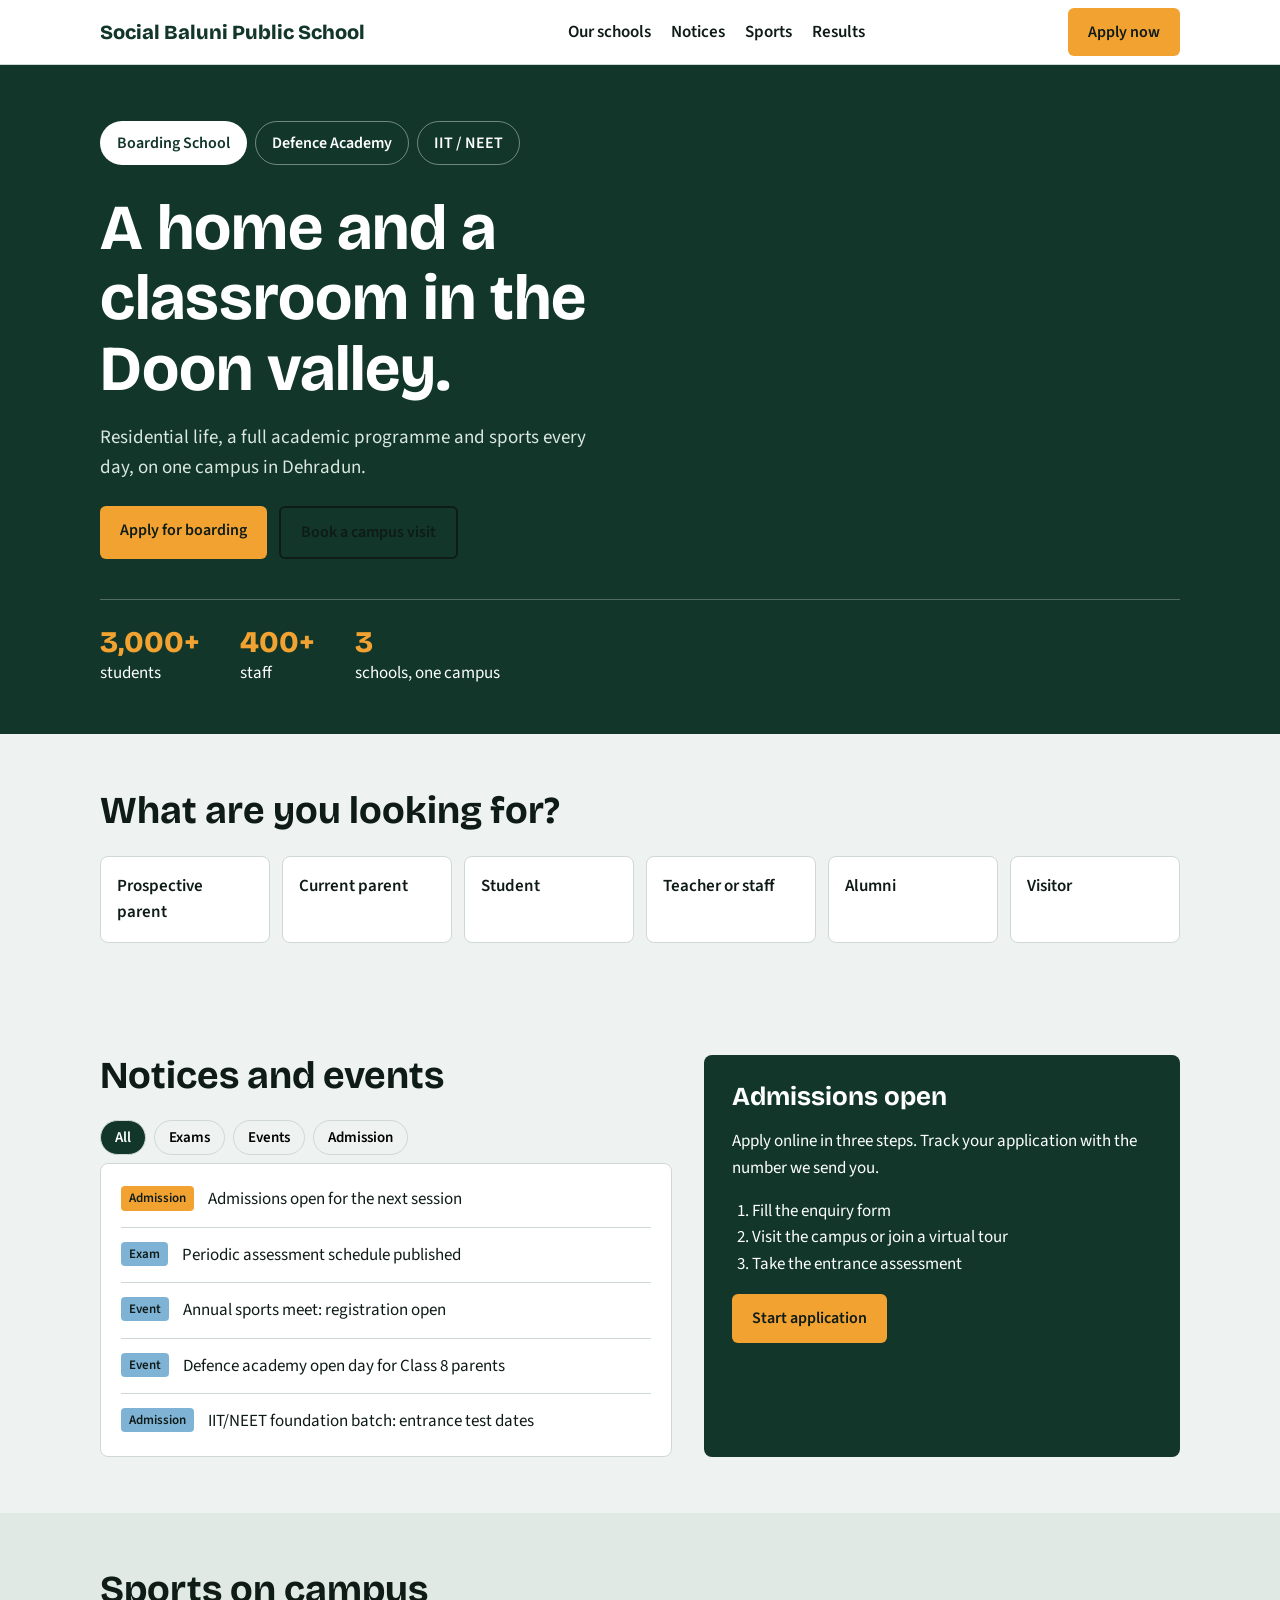
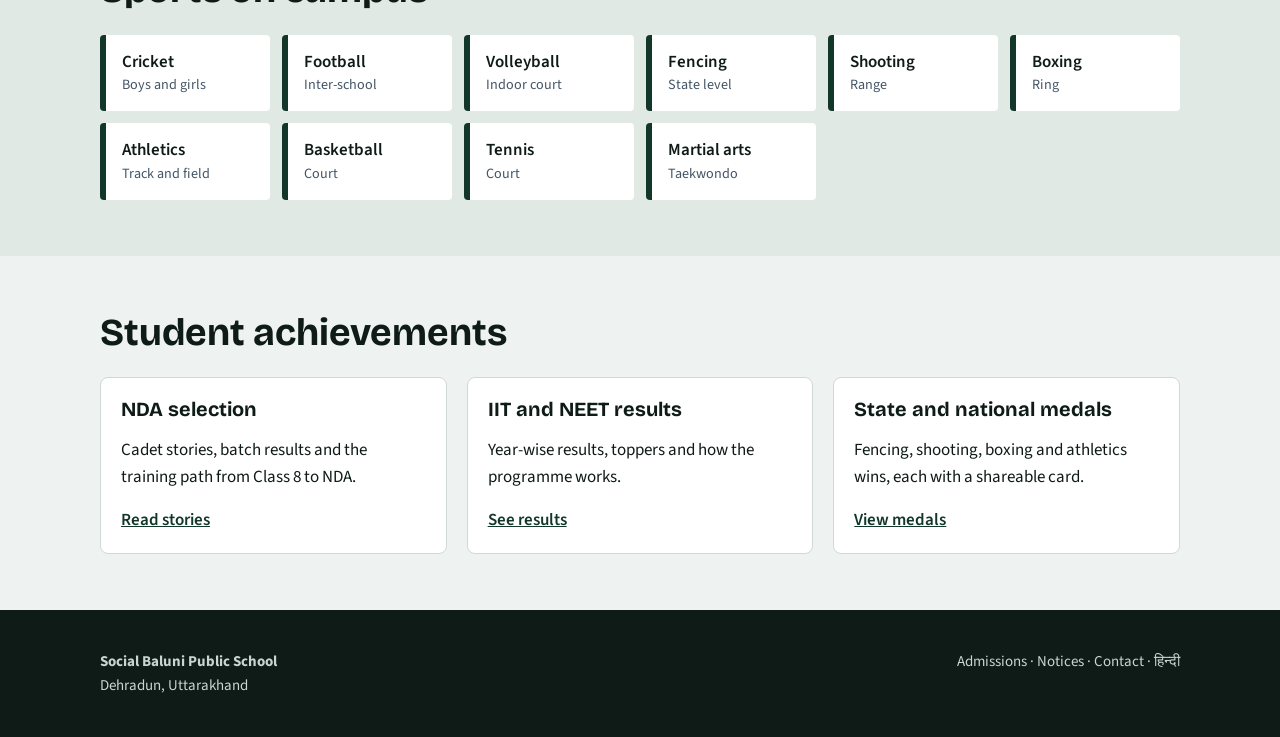
<file: index.html>
<!DOCTYPE html>
<html lang="en">
<head>
<meta charset="utf-8">
<meta name="viewport" content="width=device-width, initial-scale=1">
<title>Social Baluni Public School, Dehradun | Boarding, Defence Academy, IIT-NEET</title>
<meta name="description" content="Three schools on one campus: boarding school, defence academy (NDA) and IIT/NEET preparation. Admissions, notices, sports and results.">
<meta property="og:title" content="Social Baluni Public School, Dehradun">
<meta property="og:description" content="Boarding, NDA foundation and IIT/NEET preparation on one campus.">
<meta property="og:type" content="website">
<script type="application/ld+json">{"@context":"https://schema.org","@type":"School","name":"Social Baluni Public School","url":"https://www.sbpsdoon.com/","address":{"@type":"PostalAddress","addressLocality":"Dehradun","addressCountry":"IN"}}</script>
<link rel="preconnect" href="https://fonts.googleapis.com">
<link href="https://fonts.googleapis.com/css2?family=Bricolage+Grotesque:wght@500;700;800&family=Source+Sans+3:wght@400;600&display=swap" rel="stylesheet">
<style>
:root{--pine:#12372a;--ink:#0e1b17;--mist:#eef2f0;--saffron:#f2a230;--sky:#7fb3d5;--white:#fff;--line:#cfd9d4}
*{box-sizing:border-box}
html{scroll-behavior:smooth}
body{margin:0;font:400 17px/1.55 "Source Sans 3",system-ui,sans-serif;color:var(--ink);background:var(--mist)}
h1,h2,h3{font-family:"Bricolage Grotesque",system-ui,sans-serif;line-height:1.1;margin:0}
a{color:inherit}
:focus-visible{outline:3px solid var(--saffron);outline-offset:2px}
.wrap{max-width:1120px;margin:0 auto;padding:0 20px}
.skip{position:absolute;left:-999px}.skip:focus{left:8px;top:8px;background:#fff;padding:8px;z-index:9}
header{background:var(--white);border-bottom:1px solid var(--line);position:sticky;top:0;z-index:5}
.bar{display:flex;align-items:center;justify-content:space-between;gap:16px;min-height:64px}
.logo{font:800 20px "Bricolage Grotesque",sans-serif;text-decoration:none;color:var(--pine)}
nav ul{display:flex;gap:20px;list-style:none;margin:0;padding:0}
nav a{text-decoration:none;font-weight:600}
.btn{display:inline-block;background:var(--saffron);color:var(--ink);font-weight:600;padding:12px 20px;border-radius:6px;text-decoration:none;border:0;cursor:pointer;font-size:16px}
.btn.alt{background:transparent;border:2px solid currentColor}
.hero{background:var(--pine);color:var(--white);padding:56px 0 48px}
.tabs{display:flex;gap:8px;flex-wrap:wrap;margin-bottom:28px}
.tabs button{background:transparent;color:var(--white);border:1px solid #ffffff66;padding:10px 16px;border-radius:999px;font:600 16px "Source Sans 3",sans-serif;cursor:pointer}
.tabs button[aria-selected=true]{background:var(--white);color:var(--pine)}
.hero h1{font-size:clamp(34px,6vw,64px);max-width:16ch;margin-bottom:16px}
.hero p{max-width:56ch;font-size:19px;color:#dbe7e1}
.cta{display:flex;gap:12px;flex-wrap:wrap;margin-top:24px}
.stats{display:flex;gap:40px;flex-wrap:wrap;margin-top:40px;padding-top:24px;border-top:1px solid #ffffff44}
.stats b{display:block;font:800 30px "Bricolage Grotesque",sans-serif;color:var(--saffron)}
section{padding:56px 0}
h2{font-size:clamp(26px,4vw,38px);margin-bottom:24px}
.who{display:grid;grid-template-columns:repeat(auto-fit,minmax(150px,1fr));gap:12px}
.who a{background:var(--white);border:1px solid var(--line);padding:16px;border-radius:8px;text-decoration:none;font-weight:600}
.who a:hover{border-color:var(--pine)}
.two{display:grid;grid-template-columns:1.2fr 1fr;gap:32px}
.notices{background:var(--white);border:1px solid var(--line);border-radius:8px;padding:8px 20px}
.notices li{list-style:none;padding:14px 0;border-bottom:1px solid var(--line);display:flex;gap:14px}
.notices li:last-child{border:0}
.tag{font-size:13px;font-weight:600;background:var(--sky);padding:2px 8px;border-radius:4px;height:fit-content;white-space:nowrap}
.tag.urgent{background:var(--saffron)}
.notices ul{margin:0;padding:0}
.filters{display:flex;gap:8px;flex-wrap:wrap;margin-bottom:8px}
.filters button{background:none;border:1px solid var(--line);border-radius:999px;padding:6px 14px;cursor:pointer;font:600 15px "Source Sans 3"}
.filters button[aria-pressed=true]{background:var(--pine);color:#fff}
.admit{background:var(--pine);color:#fff;border-radius:8px;padding:28px}
.admit h3{font-size:26px;margin-bottom:8px}
.admit ol{padding-left:20px}
.sports{display:grid;grid-template-columns:repeat(auto-fill,minmax(150px,1fr));gap:12px}
.sports div{background:var(--white);border-left:6px solid var(--pine);padding:14px 16px;font-weight:600;border-radius:4px}
.sports small{display:block;font-weight:400;color:#456}
.wins{display:grid;grid-template-columns:repeat(auto-fit,minmax(240px,1fr));gap:20px}
.win{background:var(--white);border:1px solid var(--line);border-radius:8px;padding:20px}
.win h3{font-size:20px;margin-bottom:6px}
.win a{font-weight:600;color:var(--pine)}
footer{background:var(--ink);color:#c9d6d0;padding:40px 0;font-size:15px}
footer .wrap{display:flex;gap:32px;flex-wrap:wrap;justify-content:space-between}
@media(max-width:760px){nav{display:none}.two{grid-template-columns:1fr}}
@media(prefers-reduced-motion:reduce){html{scroll-behavior:auto}}
</style>
</head>
<body>
<a class="skip" href="#main">Skip to content</a>
<header><div class="wrap bar">
  <a class="logo" href="/">Social Baluni Public School</a>
  <nav aria-label="Main"><ul>
    <li><a href="#schools">Our schools</a></li><li><a href="#notices">Notices</a></li><li><a href="#sports">Sports</a></li><li><a href="#results">Results</a></li>
  </ul></nav>
  <a class="btn" href="#admission">Apply now</a>
</div></header>

<main id="main">
<div class="hero" id="schools"><div class="wrap">
  <div class="tabs" role="tablist" aria-label="Choose a school">
    <button role="tab" aria-selected="true" data-k="boarding">Boarding School</button>
    <button role="tab" aria-selected="false" data-k="defence">Defence Academy</button>
    <button role="tab" aria-selected="false" data-k="iit">IIT / NEET</button>
  </div>
  <div aria-live="polite">
    <h1 id="h">A home and a classroom in the Doon valley.</h1>
    <p id="p">Residential life, a full academic programme and sports every day, on one campus in Dehradun.</p>
  </div>
  <div class="cta"><a class="btn" id="c1" href="#admission">Apply for boarding</a><a class="btn alt" href="#notices">Book a campus visit</a></div>
  <div class="stats">
    <div><b data-n="3000">3,000+</b>students</div>
    <div><b data-n="400">400+</b>staff</div>
    <div><b>3</b>schools, one campus</div>
  </div>
</div></div>

<section><div class="wrap">
  <h2>What are you looking for?</h2>
  <div class="who">
    <a href="#admission">Prospective parent</a><a href="#notices">Current parent</a><a href="#notices">Student</a><a href="#notices">Teacher or staff</a><a href="#results">Alumni</a><a href="#admission">Visitor</a>
  </div>
</div></section>

<section id="notices"><div class="wrap two">
  <div>
    <h2>Notices and events</h2>
    <div class="filters" role="group" aria-label="Filter notices">
      <button aria-pressed="true" data-f="all">All</button><button aria-pressed="false" data-f="Exam">Exams</button><button aria-pressed="false" data-f="Event">Events</button><button aria-pressed="false" data-f="Admission">Admission</button>
    </div>
    <div class="notices"><ul id="list"></ul></div>
  </div>
  <div class="admit" id="admission">
    <h3>Admissions open</h3>
    <p>Apply online in three steps. Track your application with the number we send you.</p>
    <ol><li>Fill the enquiry form</li><li>Visit the campus or join a virtual tour</li><li>Take the entrance assessment</li></ol>
    <a class="btn" href="#">Start application</a>
  </div>
</div></section>

<section id="sports" style="background:#e1e9e5"><div class="wrap">
  <h2>Sports on campus</h2>
  <div class="sports" id="sp"></div>
</div></section>

<section id="results"><div class="wrap">
  <h2>Student achievements</h2>
  <div class="wins">
    <article class="win"><h3>NDA selection</h3><p>Cadet stories, batch results and the training path from Class 8 to NDA.</p><a href="#">Read stories</a></article>
    <article class="win"><h3>IIT and NEET results</h3><p>Year-wise results, toppers and how the programme works.</p><a href="#">See results</a></article>
    <article class="win"><h3>State and national medals</h3><p>Fencing, shooting, boxing and athletics wins, each with a shareable card.</p><a href="#">View medals</a></article>
  </div>
</div></section>
</main>

<footer><div class="wrap">
  <div><strong>Social Baluni Public School</strong><br>Dehradun, Uttarakhand</div>
  <div>Admissions &middot; Notices &middot; Contact &middot; हिन्दी</div>
</div></footer>

<script>
// In production this data comes from the CMS API (GET /api/v1/notices?limit=10).
const notices=[
 {t:"Admissions open for the next session",c:"Admission",u:true},
 {t:"Periodic assessment schedule published",c:"Exam"},
 {t:"Annual sports meet: registration open",c:"Event"},
 {t:"Defence academy open day for Class 8 parents",c:"Event"},
 {t:"IIT/NEET foundation batch: entrance test dates",c:"Admission"}
];
const sports=[["Cricket","Boys and girls"],["Football","Inter-school"],["Volleyball","Indoor court"],["Fencing","State level"],["Shooting","Range"],["Boxing","Ring"],["Athletics","Track and field"],["Basketball","Court"],["Tennis","Court"],["Martial arts","Taekwondo"]];
const copy={
 boarding:["A home and a classroom in the Doon valley.","Residential life, a full academic programme and sports every day, on one campus in Dehradun.","Apply for boarding"],
 defence:["Train for the NDA from Class 8.","Academics, physical training and SSB-style preparation, guided by mentors who know the exam.","Apply to the defence academy"],
 iit:["IIT and NEET preparation inside school hours.","Structured coaching, weekly tests and result tracking without a second commute to a coaching centre.","Apply for IIT / NEET"]
};
const $=s=>document.querySelector(s);
function render(f){ $("#list").innerHTML=notices.filter(n=>f==="all"||n.c===f).map(n=>`<li><span class="tag${n.u?" urgent":""}">${n.c}</span><span>${n.t}</span></li>`).join(""); }
document.querySelectorAll(".filters button").forEach(b=>b.onclick=()=>{document.querySelectorAll(".filters button").forEach(x=>x.setAttribute("aria-pressed",x===b));render(b.dataset.f)});
document.querySelectorAll(".tabs button").forEach(b=>b.onclick=()=>{document.querySelectorAll(".tabs button").forEach(x=>x.setAttribute("aria-selected",x===b));const c=copy[b.dataset.k];$("#h").textContent=c[0];$("#p").textContent=c[1];$("#c1").textContent=c[2]});
$("#sp").innerHTML=sports.map(s=>`<div>${s[0]}<small>${s[1]}</small></div>`).join("");
render("all");
</script>
</body>
</html>
</file>
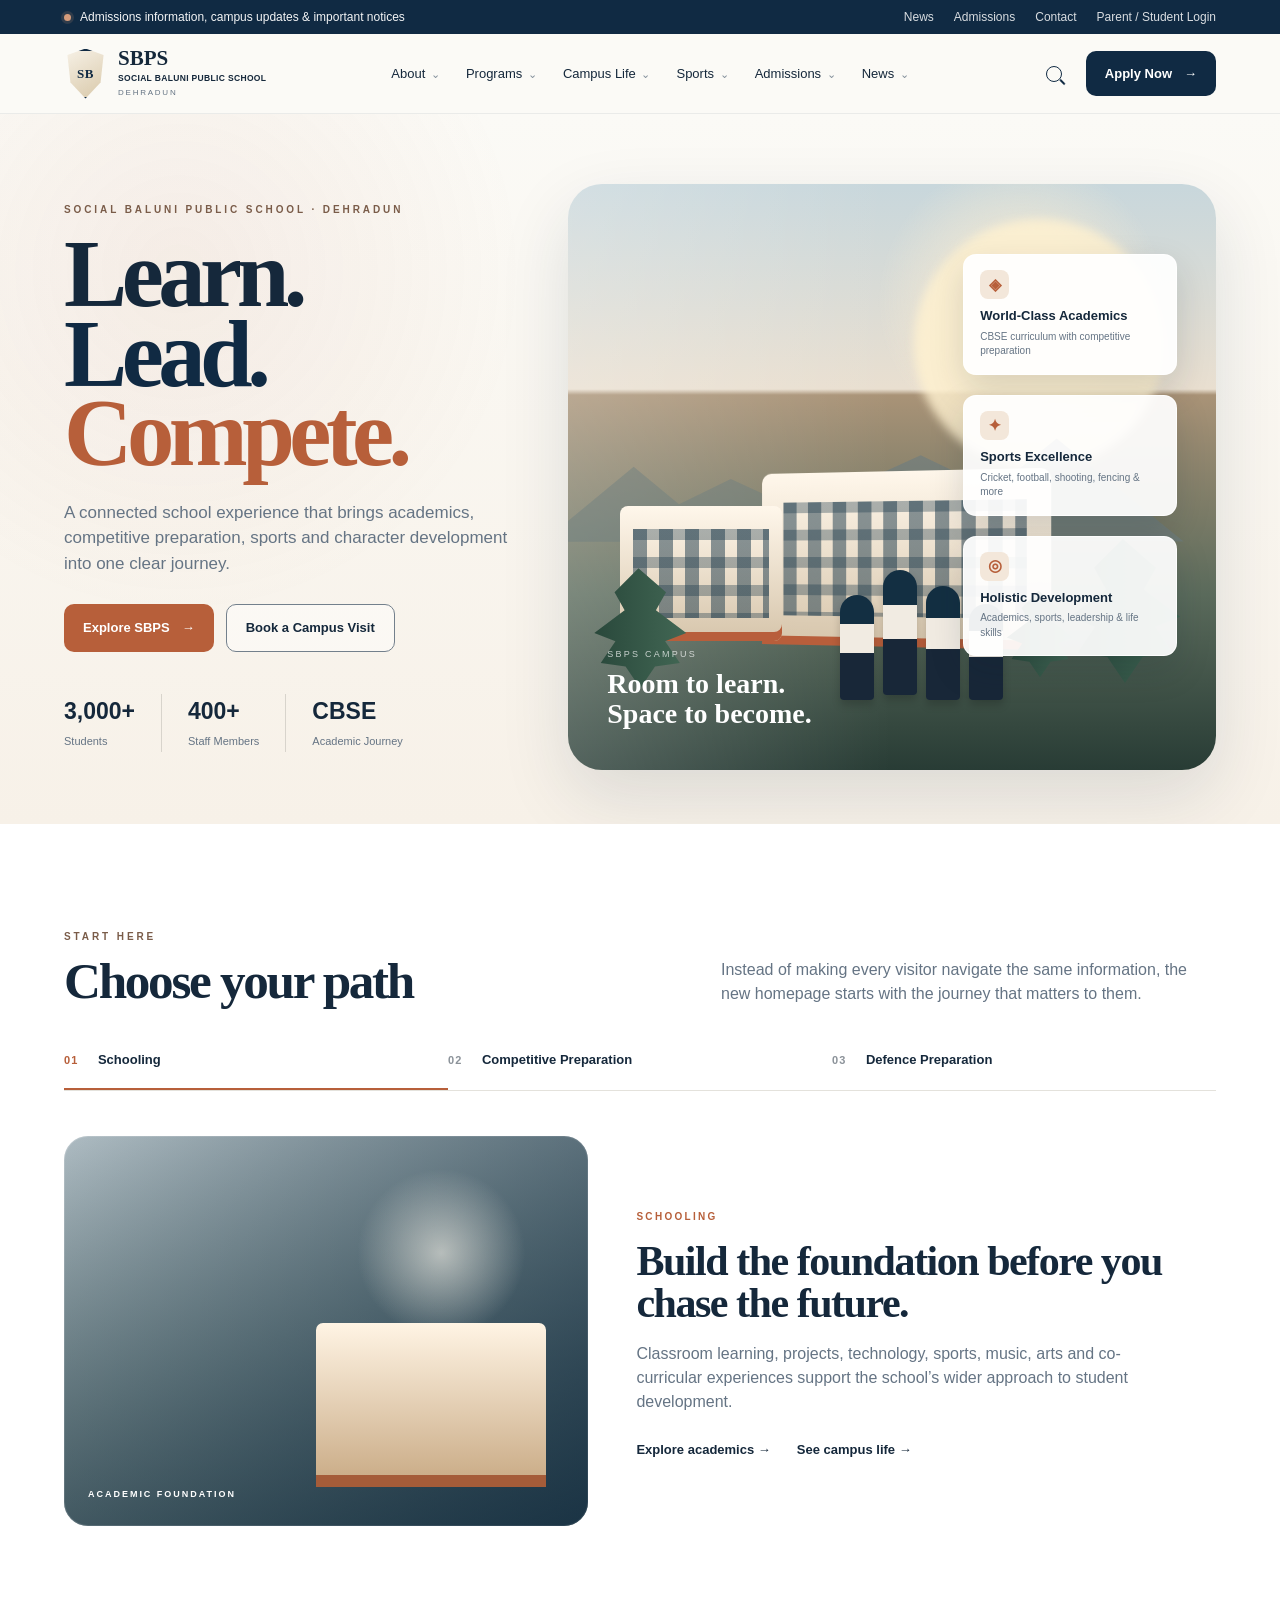
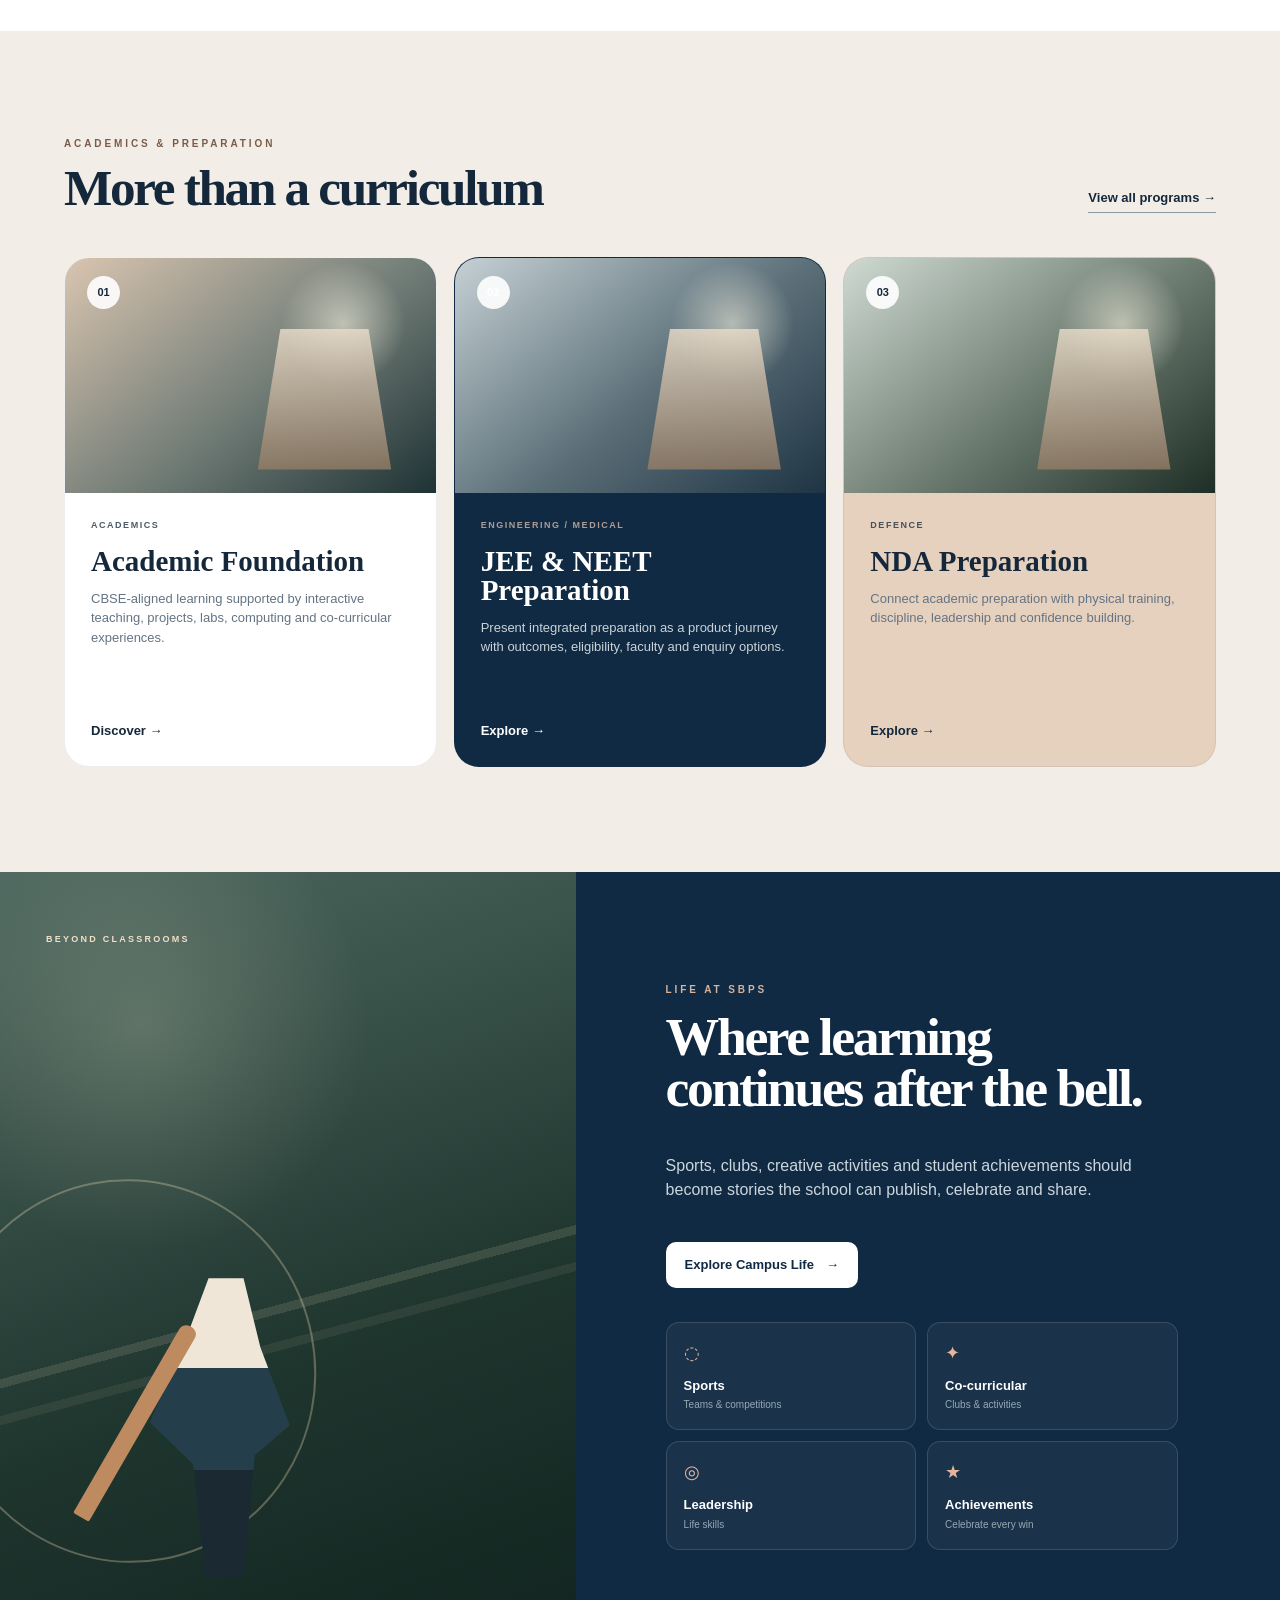
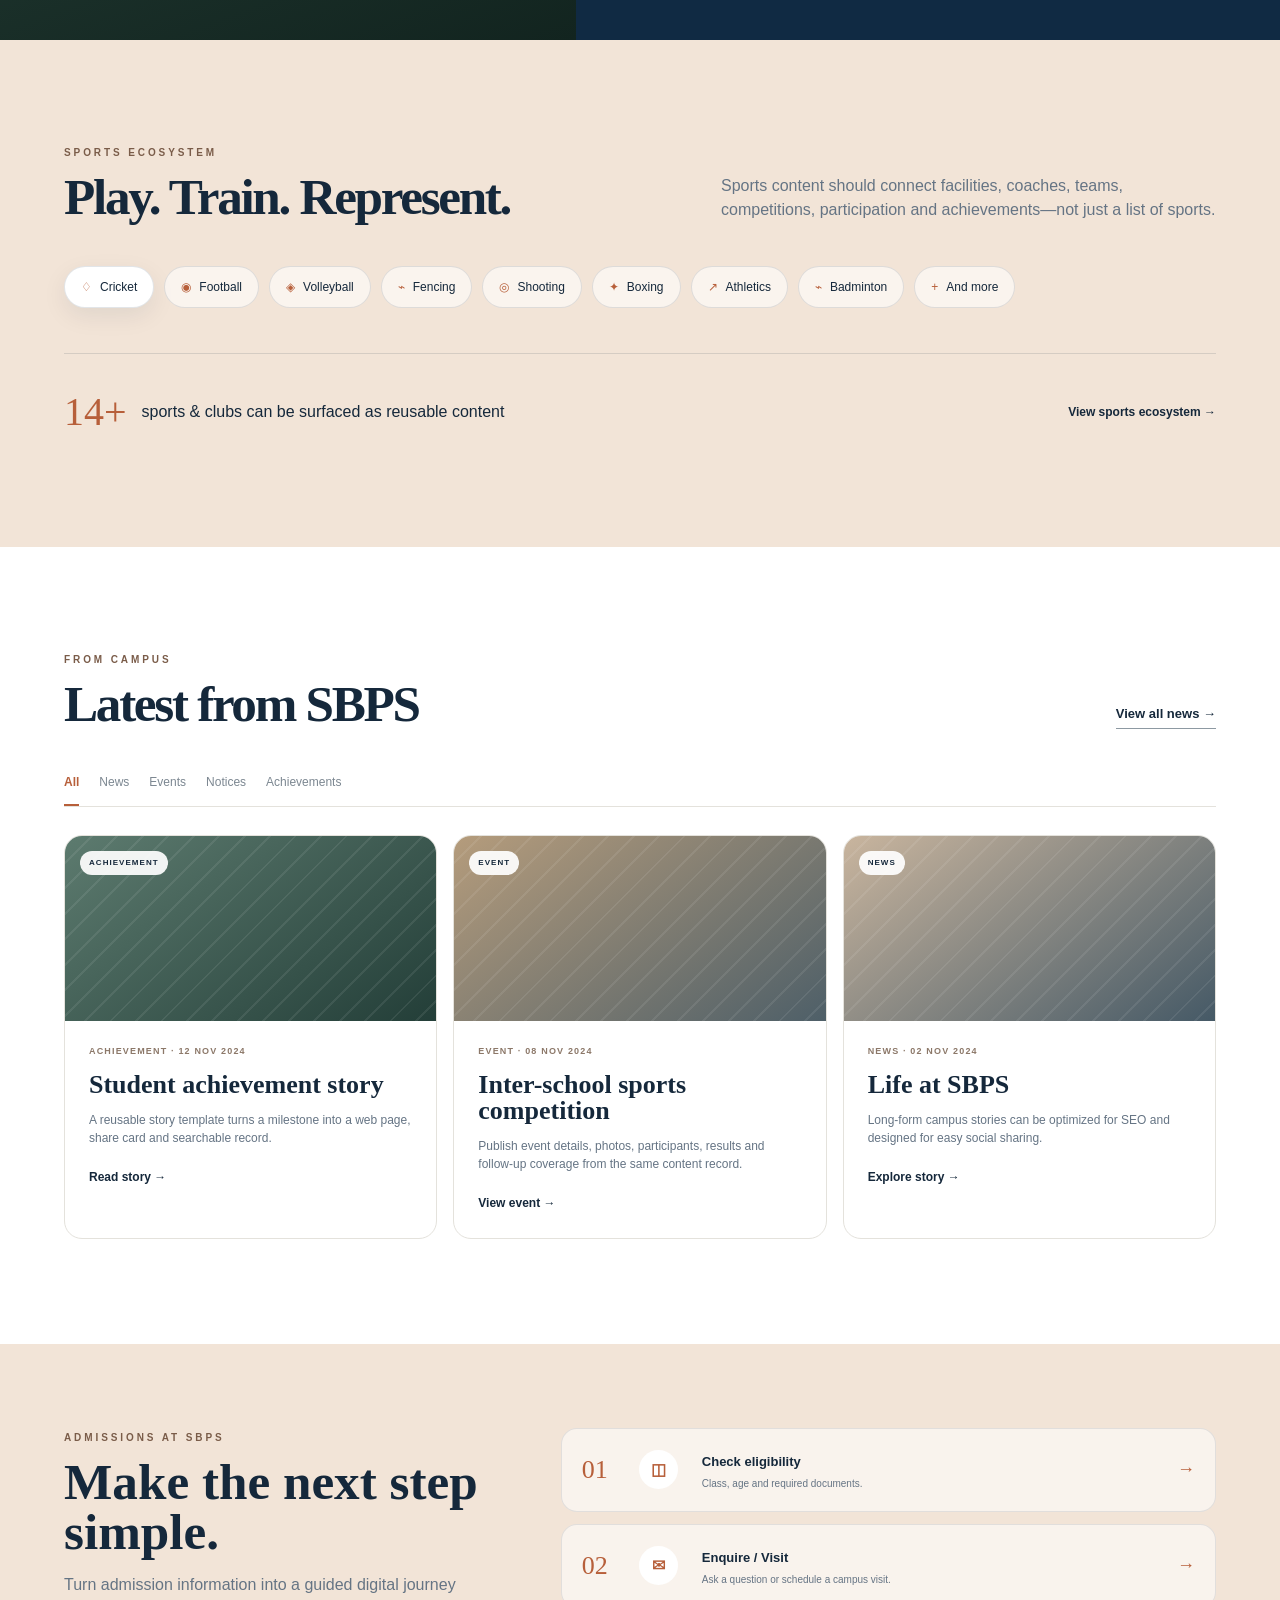
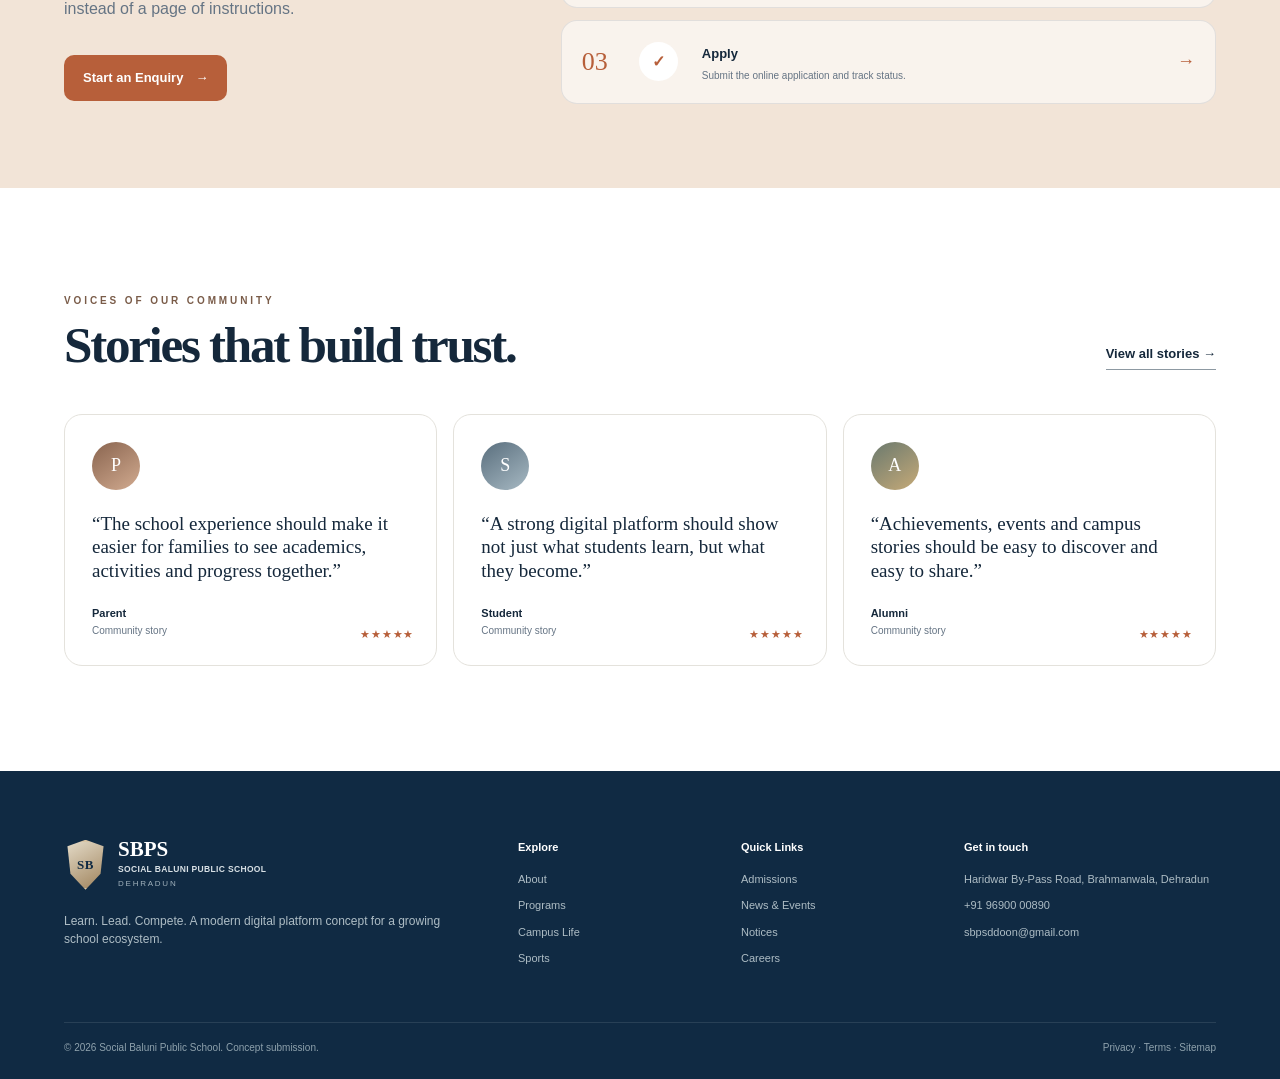
<file: sbps-submission/sample-page/index.html>
<!doctype html>
<html lang="en">
<head>
  <meta charset="utf-8">
  <meta name="viewport" content="width=device-width, initial-scale=1">
  <meta name="theme-color" content="#102a43">
  <meta name="description" content="Social Baluni Public School — learn, lead and compete through a connected school experience.">
  <meta property="og:title" content="Social Baluni Public School — Learn. Lead. Compete.">
  <meta property="og:description" content="A modern digital experience for academics, competitive preparation, sports, admissions and campus life.">
  <title>Social Baluni Public School — Learn. Lead. Compete.</title>
  <link rel="stylesheet" href="styles.css">
</head>
<body>
  <a class="skip-link" href="#main">Skip to content</a>

  <div class="utility-bar">
    <div class="utility-inner">
      <span><span class="utility-dot"></span> Admissions information, campus updates & important notices</span>
      <div class="utility-links">
        <a href="#news">News</a>
        <a href="#admissions">Admissions</a>
        <a href="#contact">Contact</a>
        <a href="#login">Parent / Student Login</a>
      </div>
    </div>
  </div>

  <header class="site-header">
    <a class="brand" href="#top" aria-label="Social Baluni Public School home">
      <span class="brand-shield" aria-hidden="true"><span>SB</span></span>
      <span class="brand-copy">
        <strong>SBPS</strong>
        <small>Social Baluni Public School</small>
        <em>Dehradun</em>
      </span>
    </a>

    <button class="menu-toggle" type="button" aria-expanded="false" aria-controls="mobile-nav" aria-label="Open navigation">
      <span></span><span></span><span></span>
    </button>

    <nav class="desktop-nav" aria-label="Primary navigation">
      <a href="#about">About <span>⌄</span></a>
      <a href="#programs">Programs <span>⌄</span></a>
      <a href="#campus">Campus Life <span>⌄</span></a>
      <a href="#sports">Sports <span>⌄</span></a>
      <a href="#admissions">Admissions <span>⌄</span></a>
      <a href="#news">News <span>⌄</span></a>
    </nav>

    <div class="header-actions">
      <button class="icon-button" type="button" aria-label="Search"><span class="search-icon"></span></button>
      <a class="btn btn-dark" href="#admissions">Apply Now <span>→</span></a>
    </div>
  </header>

  <nav class="mobile-nav" id="mobile-nav" aria-label="Mobile navigation">
    <a href="#about">About</a>
    <a href="#programs">Programs</a>
    <a href="#campus">Campus Life</a>
    <a href="#sports">Sports</a>
    <a href="#admissions">Admissions</a>
    <a href="#news">News & Events</a>
    <a class="mobile-cta" href="#admissions">Apply Now →</a>
  </nav>

  <main id="main">
    <section class="hero" id="top">
      <div class="hero-copy">
        <div class="eyebrow">SOCIAL BALUNI PUBLIC SCHOOL · DEHRADUN</div>
        <h1>Learn.<br><span>Lead.</span><br><em>Compete.</em></h1>
        <p class="hero-lead">A connected school experience that brings academics, competitive preparation, sports and character development into one clear journey.</p>
        <div class="hero-actions">
          <a class="btn btn-accent" href="#programs">Explore SBPS <span>→</span></a>
          <a class="btn btn-outline" href="#contact">Book a Campus Visit</a>
        </div>

        <div class="hero-stats" aria-label="School highlights">
          <div class="stat"><strong>3,000+</strong><span>Students</span></div>
          <div class="stat"><strong>400+</strong><span>Staff Members</span></div>
          <div class="stat"><strong>CBSE</strong><span>Academic Journey</span></div>
        </div>
      </div>

      <div class="hero-visual" aria-label="Campus and student-life visual placeholder">
        <div class="sun-glow"></div>
        <div class="mountain m1"></div><div class="mountain m2"></div>
        <div class="campus-building building-a"></div>
        <div class="campus-building building-b"></div>
        <div class="tree tree-a"></div><div class="tree tree-b"></div><div class="tree tree-c"></div>
        <div class="students-silhouette"><span></span><span></span><span></span><span></span></div>
        <div class="visual-card card-academic"><span class="mini-icon">◈</span><strong>World-Class Academics</strong><small>CBSE curriculum with competitive preparation</small></div>
        <div class="visual-card card-sport"><span class="mini-icon">✦</span><strong>Sports Excellence</strong><small>Cricket, football, shooting, fencing & more</small></div>
        <div class="visual-card card-life"><span class="mini-icon">◎</span><strong>Holistic Development</strong><small>Academics, sports, leadership & life skills</small></div>
        <div class="visual-caption"><span>SBPS CAMPUS</span><strong>Room to learn.<br>Space to become.</strong></div>
      </div>
    </section>

    <section class="section path-section" id="about">
      <div class="section-intro compact-intro">
        <div>
          <div class="eyebrow">START HERE</div>
          <h2>Choose your path</h2>
        </div>
        <p>Instead of making every visitor navigate the same information, the new homepage starts with the journey that matters to them.</p>
      </div>

      <div class="path-tabs" role="tablist" aria-label="Learning paths">
        <button class="path-tab active" type="button" role="tab" aria-selected="true" data-path="schooling">01 <span>Schooling</span></button>
        <button class="path-tab" type="button" role="tab" aria-selected="false" data-path="competitive">02 <span>Competitive Preparation</span></button>
        <button class="path-tab" type="button" role="tab" aria-selected="false" data-path="defence">03 <span>Defence Preparation</span></button>
      </div>

      <div class="path-panels">
        <article class="path-panel active" data-panel="schooling">
          <div class="path-image image-schooling"><span>ACADEMIC FOUNDATION</span></div>
          <div class="path-content"><span class="panel-kicker">SCHOOLING</span><h3>Build the foundation before you chase the future.</h3><p>Classroom learning, projects, technology, sports, music, arts and co-curricular experiences support the school’s wider approach to student development.</p><div class="link-row"><a href="#programs">Explore academics →</a><a href="#campus">See campus life →</a></div></div>
        </article>
        <article class="path-panel" data-panel="competitive">
          <div class="path-image image-competitive"><span>JEE · NEET · INTEGRATED</span></div>
          <div class="path-content"><span class="panel-kicker">COMPETITIVE PREPARATION</span><h3>Make preparation part of the learning journey.</h3><p>Dedicated academic pathways can surface integrated programs, eligibility, preparation model, faculty support, testing and enquiry actions in one place.</p><div class="link-row"><a href="#programs">View programs →</a><a href="#contact">Ask a question →</a></div></div>
        </article>
        <article class="path-panel" data-panel="defence">
          <div class="path-image image-defence"><span>NDA · DISCIPLINE · LEADERSHIP</span></div>
          <div class="path-content"><span class="panel-kicker">DEFENCE PREPARATION</span><h3>Develop confidence, discipline and readiness.</h3><p>Defence-oriented preparation can connect academic requirements with physical training, personality development, achievements and clear next steps.</p><div class="link-row"><a href="#programs">Explore defence →</a><a href="#admissions">Enquire now →</a></div></div>
        </article>
      </div>
    </section>

    <section class="section programmes-section" id="programs">
      <div class="section-intro">
        <div><div class="eyebrow">ACADEMICS & PREPARATION</div><h2>More than a curriculum</h2></div>
        <a class="section-link" href="#">View all programs <span>→</span></a>
      </div>

      <div class="programme-grid">
        <article class="programme-card feature-card">
          <div class="programme-art art-study"><span>01</span></div>
          <div class="programme-body"><div class="tag">ACADEMICS</div><h3>Academic Foundation</h3><p>CBSE-aligned learning supported by interactive teaching, projects, labs, computing and co-curricular experiences.</p><a href="#">Discover →</a></div>
        </article>
        <article class="programme-card dark-programme">
          <div class="programme-art art-jee"><span>02</span></div>
          <div class="programme-body"><div class="tag">ENGINEERING / MEDICAL</div><h3>JEE & NEET Preparation</h3><p>Present integrated preparation as a product journey with outcomes, eligibility, faculty and enquiry options.</p><a href="#">Explore →</a></div>
        </article>
        <article class="programme-card warm-programme">
          <div class="programme-art art-nda"><span>03</span></div>
          <div class="programme-body"><div class="tag">DEFENCE</div><h3>NDA Preparation</h3><p>Connect academic preparation with physical training, discipline, leadership and confidence building.</p><a href="#">Explore →</a></div>
        </article>
      </div>
    </section>

    <section class="dark-feature" id="campus">
      <div class="dark-feature-media">
        <div class="sports-scene"><div class="field-line"></div><div class="athlete"></div><div class="bat"></div></div>
        <div class="media-chip">BEYOND CLASSROOMS</div>
      </div>
      <div class="dark-feature-copy">
        <div class="eyebrow">LIFE AT SBPS</div>
        <h2>Where learning continues after the bell.</h2>
        <p>Sports, clubs, creative activities and student achievements should become stories the school can publish, celebrate and share.</p>
        <a class="btn btn-light" href="#sports">Explore Campus Life <span>→</span></a>

        <div class="life-grid">
          <div><span>◌</span><strong>Sports</strong><small>Teams & competitions</small></div>
          <div><span>✦</span><strong>Co-curricular</strong><small>Clubs & activities</small></div>
          <div><span>◎</span><strong>Leadership</strong><small>Life skills</small></div>
          <div><span>★</span><strong>Achievements</strong><small>Celebrate every win</small></div>
        </div>
      </div>
    </section>

    <section class="section sports-section" id="sports">
      <div class="section-intro">
        <div><div class="eyebrow">SPORTS ECOSYSTEM</div><h2>Play. Train. Represent.</h2></div>
        <p>Sports content should connect facilities, coaches, teams, competitions, participation and achievements—not just a list of sports.</p>
      </div>
      <div class="sports-list">
        <button class="sport-pill active" type="button"><span>♢</span>Cricket</button>
        <button class="sport-pill" type="button"><span>◉</span>Football</button>
        <button class="sport-pill" type="button"><span>◈</span>Volleyball</button>
        <button class="sport-pill" type="button"><span>⌁</span>Fencing</button>
        <button class="sport-pill" type="button"><span>◎</span>Shooting</button>
        <button class="sport-pill" type="button"><span>✦</span>Boxing</button>
        <button class="sport-pill" type="button"><span>↗</span>Athletics</button>
        <button class="sport-pill" type="button"><span>⌁</span>Badminton</button>
        <button class="sport-pill" type="button"><span>+</span>And more</button>
      </div>
      <div class="sport-callout"><div><span class="callout-number">14+</span><span>sports & clubs can be surfaced as reusable content</span></div><a href="#">View sports ecosystem →</a></div>
    </section>

    <section class="section news-section" id="news">
      <div class="section-intro">
        <div><div class="eyebrow">FROM CAMPUS</div><h2>Latest from SBPS</h2></div>
        <a class="section-link" href="#">View all news <span>→</span></a>
      </div>
      <div class="news-filter" role="tablist" aria-label="News filters">
        <button class="news-filter-btn active" data-filter="all" type="button">All</button>
        <button class="news-filter-btn" data-filter="news" type="button">News</button>
        <button class="news-filter-btn" data-filter="events" type="button">Events</button>
        <button class="news-filter-btn" data-filter="notice" type="button">Notices</button>
        <button class="news-filter-btn" data-filter="achievement" type="button">Achievements</button>
      </div>
      <div class="news-grid">
        <article class="news-card" data-type="achievement">
          <div class="news-thumb thumb-achievement"><span>ACHIEVEMENT</span></div>
          <div class="news-body"><div class="news-meta">Achievement · 12 Nov 2024</div><h3>Student achievement story</h3><p>A reusable story template turns a milestone into a web page, share card and searchable record.</p><a href="#">Read story →</a></div>
        </article>
        <article class="news-card" data-type="events">
          <div class="news-thumb thumb-event"><span>EVENT</span></div>
          <div class="news-body"><div class="news-meta">Event · 08 Nov 2024</div><h3>Inter-school sports competition</h3><p>Publish event details, photos, participants, results and follow-up coverage from the same content record.</p><a href="#">View event →</a></div>
        </article>
        <article class="news-card" data-type="news">
          <div class="news-thumb thumb-news"><span>NEWS</span></div>
          <div class="news-body"><div class="news-meta">News · 02 Nov 2024</div><h3>Life at SBPS</h3><p>Long-form campus stories can be optimized for SEO and designed for easy social sharing.</p><a href="#">Explore story →</a></div>
        </article>
      </div>
    </section>

    <section class="admissions-section" id="admissions">
      <div class="admissions-heading"><div class="eyebrow">ADMISSIONS AT SBPS</div><h2>Make the next step simple.</h2><p>Turn admission information into a guided digital journey instead of a page of instructions.</p><a class="btn btn-accent" href="#contact">Start an Enquiry <span>→</span></a></div>
      <div class="admission-steps">
        <article><span class="step-no">01</span><span class="step-icon">◫</span><div><strong>Check eligibility</strong><p>Class, age and required documents.</p></div><span class="step-arrow">→</span></article>
        <article><span class="step-no">02</span><span class="step-icon">✉</span><div><strong>Enquire / Visit</strong><p>Ask a question or schedule a campus visit.</p></div><span class="step-arrow">→</span></article>
        <article><span class="step-no">03</span><span class="step-icon">✓</span><div><strong>Apply</strong><p>Submit the online application and track status.</p></div><span class="step-arrow">→</span></article>
      </div>
    </section>

    <section class="section community-section">
      <div class="section-intro">
        <div><div class="eyebrow">VOICES OF OUR COMMUNITY</div><h2>Stories that build trust.</h2></div>
        <a class="section-link" href="#">View all stories <span>→</span></a>
      </div>
      <div class="testimonial-grid">
        <article class="testimonial"><div class="avatar avatar-1">P</div><p>“The school experience should make it easier for families to see academics, activities and progress together.”</p><div><strong>Parent</strong><span>Community story</span></div><div class="stars">★★★★★</div></article>
        <article class="testimonial"><div class="avatar avatar-2">S</div><p>“A strong digital platform should show not just what students learn, but what they become.”</p><div><strong>Student</strong><span>Community story</span></div><div class="stars">★★★★★</div></article>
        <article class="testimonial"><div class="avatar avatar-3">A</div><p>“Achievements, events and campus stories should be easy to discover and easy to share.”</p><div><strong>Alumni</strong><span>Community story</span></div><div class="stars">★★★★★</div></article>
      </div>
    </section>
  </main>

  <footer class="site-footer" id="contact">
    <div class="footer-main">
      <div class="footer-brand">
        <a class="brand brand-light" href="#top">
          <span class="brand-shield" aria-hidden="true"><span>SB</span></span>
          <span class="brand-copy"><strong>SBPS</strong><small>Social Baluni Public School</small><em>Dehradun</em></span>
        </a>
        <p>Learn. Lead. Compete. A modern digital platform concept for a growing school ecosystem.</p>
      </div>
      <div class="footer-column"><strong>Explore</strong><a href="#about">About</a><a href="#programs">Programs</a><a href="#campus">Campus Life</a><a href="#sports">Sports</a></div>
      <div class="footer-column"><strong>Quick Links</strong><a href="#admissions">Admissions</a><a href="#news">News & Events</a><a href="#">Notices</a><a href="#">Careers</a></div>
      <div class="footer-column"><strong>Get in touch</strong><span>Haridwar By-Pass Road, Brahmanwala, Dehradun</span><span>+91 96900 00890</span><span>sbpsddoon@gmail.com</span></div>
    </div>
    <div class="footer-bottom"><span>© 2026 Social Baluni Public School. Concept submission.</span><span>Privacy · Terms · Sitemap</span></div>
  </footer>

  <script src="script.js"></script>
</body>
</html>
</file>
<file: sbps-submission/sample-page/styles.css>
:root {
  --navy: #102a43;
  --navy-2: #183b56;
  --ink: #15283b;
  --muted: #657484;
  --paper: #fbfaf6;
  --white: #ffffff;
  --line: #e4e2dc;
  --accent: #b75f3a;
  --accent-dark: #8f462a;
  --sand: #efe4d7;
  --pale: #f2eee7;
  --green: #39594e;
  --shadow: 0 26px 70px rgba(16, 42, 67, 0.12);
}

* { box-sizing: border-box; }
html { scroll-behavior: smooth; }
body { margin: 0; font-family: "Avenir Next", "Helvetica Neue", Arial, sans-serif; color: var(--ink); background: var(--paper); line-height: 1.5; }
a { color: inherit; }
button, a { -webkit-tap-highlight-color: transparent; }
button { font: inherit; }
.skip-link { position: fixed; left: 16px; top: -60px; background: var(--navy); color: #fff; padding: 12px 16px; z-index: 100; border-radius: 10px; text-decoration: none; }
.skip-link:focus { top: 16px; }

.utility-bar { background: var(--navy); color: #fff; font-size: 12px; }
.utility-inner { width: min(1360px, 90vw); margin: auto; min-height: 34px; display: flex; align-items: center; justify-content: space-between; gap: 20px; }
.utility-inner > span { display: inline-flex; align-items: center; gap: 9px; opacity: .95; }
.utility-dot { width: 7px; height: 7px; border-radius: 50%; background: #e0a27e; box-shadow: 0 0 0 3px rgba(224,162,126,.16); }
.utility-links { display: flex; gap: 20px; }
.utility-links a { text-decoration: none; opacity: .84; }
.utility-links a:hover { opacity: 1; }

.site-header { width: 100%; min-height: 80px; padding: 0 5vw; display: flex; align-items: center; gap: 26px; background: rgba(251,250,246,.94); border-bottom: 1px solid rgba(16,42,67,.07); position: sticky; top: 0; z-index: 50; backdrop-filter: blur(14px); }
.brand { display: inline-flex; align-items: center; gap: 11px; text-decoration: none; flex: 0 0 auto; }
.brand-shield { width: 43px; height: 50px; position: relative; display: grid; place-items: center; border: 2px solid var(--navy); background: linear-gradient(150deg,#f6f0e5,#d9c9aa); clip-path: polygon(50% 0, 92% 13%, 85% 68%, 50% 100%, 15% 68%, 8% 13%); }
.brand-shield span { font-family: Georgia, "Times New Roman", serif; font-weight: 700; color: var(--navy); font-size: 13px; letter-spacing: .04em; }
.brand-copy strong, .brand-copy small, .brand-copy em { display: block; }
.brand-copy strong { font-family: Georgia, "Times New Roman", serif; font-size: 21px; line-height: 1; }
.brand-copy small { font-size: 8.5px; font-weight: 700; letter-spacing: .04em; text-transform: uppercase; margin-top: 3px; }
.brand-copy em { font-size: 8px; font-style: normal; text-transform: uppercase; letter-spacing: .22em; color: var(--muted); margin-top: 2px; }
.desktop-nav { display: flex; align-items: center; justify-content: center; gap: 26px; flex: 1; }
.desktop-nav a { font-size: 13px; text-decoration: none; white-space: nowrap; }
.desktop-nav a span { color: #83909b; font-size: 11px; margin-left: 2px; }
.header-actions { display: flex; align-items: center; gap: 12px; }
.icon-button { width: 40px; height: 40px; border: 0; background: transparent; border-radius: 50%; cursor: pointer; display: grid; place-items: center; }
.icon-button:hover { background: var(--pale); }
.search-icon { width: 16px; height: 16px; border: 1.7px solid var(--navy); border-radius: 50%; position: relative; }
.search-icon::after { content: ""; width: 7px; height: 1.7px; background: var(--navy); transform: rotate(45deg); position: absolute; right: -5px; bottom: -2px; border-radius: 2px; }
.menu-toggle { display: none; margin-left: auto; border: 0; background: transparent; padding: 8px; cursor: pointer; }
.menu-toggle span { display: block; width: 22px; height: 2px; margin: 4px 0; background: var(--navy); }
.mobile-nav { display: none; position: fixed; top: 114px; left: 14px; right: 14px; z-index: 49; padding: 10px; background: rgba(255,255,255,.98); border: 1px solid var(--line); border-radius: 18px; box-shadow: var(--shadow); }
.mobile-nav.open { display: grid; }
.mobile-nav a { padding: 13px 14px; text-decoration: none; font-weight: 600; }
.mobile-nav .mobile-cta { margin-top: 6px; background: var(--navy); color: #fff; border-radius: 12px; text-align: center; }

.btn { display: inline-flex; align-items: center; justify-content: center; gap: 12px; border-radius: 10px; padding: 13px 19px; font-weight: 700; font-size: 13px; text-decoration: none; transition: transform .18s ease, background .18s ease, border-color .18s ease; }
.btn:hover { transform: translateY(-2px); }
.btn-dark { background: var(--navy); color: #fff; }
.btn-accent { background: var(--accent); color: #fff; }
.btn-outline { border: 1px solid #73808c; background: rgba(255,255,255,.4); }
.btn-light { background: #fff; color: var(--navy); }

.hero { min-height: 705px; width: 100%; padding: 70px 5vw 54px; display: grid; grid-template-columns: .83fr 1.17fr; gap: 45px; align-items: center; overflow: hidden; background: radial-gradient(circle at 14% 22%, rgba(183,95,58,.08), transparent 28%), linear-gradient(180deg, #fbfaf6, #f7f1e8); }
.hero-copy { padding: 18px 0; }
.eyebrow { font-size: 10px; font-weight: 800; letter-spacing: .29em; color: #7a5c49; }
.hero h1 { font-family: Georgia, "Times New Roman", serif; font-size: clamp(60px, 7.4vw, 115px); line-height: .84; letter-spacing: -.058em; margin: 18px 0 26px; }
.hero h1 span { color: var(--navy); }
.hero h1 em { color: var(--accent); font-style: normal; }
.hero-lead { max-width: 575px; font-size: 17px; color: var(--muted); margin: 0; }
.hero-actions { display: flex; gap: 12px; flex-wrap: wrap; margin: 28px 0 42px; }
.hero-stats { display: flex; gap: 0; }
.stat { padding: 0 26px; border-left: 1px solid #d8d4cc; }
.stat:first-child { padding-left: 0; border-left: 0; }
.stat strong { display: block; font-size: 23px; }
.stat span { font-size: 11px; color: var(--muted); }

.hero-visual { min-height: 570px; height: 100%; position: relative; border-radius: 34px; overflow: hidden; background: linear-gradient(180deg, #c8d7dc 0%, #e9dfd0 35%, #a99377 36%, #5b6b5c 70%, #283c35 100%); box-shadow: var(--shadow); }
.hero-visual::before { content: ""; position: absolute; inset: 0; background: radial-gradient(circle at 70% 20%, rgba(255,239,210,.95), transparent 22%), linear-gradient(90deg, rgba(255,255,255,.2), transparent 50%); }
.sun-glow { position: absolute; width: 250px; height: 250px; right: 8%; top: 6%; border-radius: 50%; background: rgba(255,242,208,.8); filter: blur(5px); }
.mountain { position: absolute; bottom: 39%; width: 70%; height: 22%; background: #6c7d80; clip-path: polygon(0 100%, 42% 33%, 58% 60%, 72% 20%, 100% 100%); opacity: .62; }
.m1 { left: 25%; }
.m2 { left: -4%; width: 50%; height: 16%; opacity: .44; transform: scaleX(-1); }
.campus-building { position: absolute; bottom: 21%; background: linear-gradient(180deg, #fff7eb, #d6c5ab); box-shadow: inset 0 -9px 0 #b85e3b; }
.building-a { width: 45%; height: 30%; left: 29%; transform: perspective(500px) rotateY(-7deg); border-radius: 10px 10px 0 0; }
.building-b { width: 25%; height: 23%; left: 8%; bottom: 22%; border-radius: 8px; }
.campus-building::after { content: ""; position: absolute; inset: 17% 8%; background: repeating-linear-gradient(90deg, rgba(25,55,73,.5) 0 14px, transparent 14px 26px), repeating-linear-gradient(180deg, rgba(25,55,73,.35) 0 11px, transparent 11px 28px); }
.tree { position: absolute; width: 92px; height: 120px; bottom: 14%; background: linear-gradient(90deg, #29483b, #426754); clip-path: polygon(48% 0, 78% 20%, 67% 35%, 100% 54%, 77% 61%, 93% 79%, 66% 82%, 50% 100%, 34% 82%, 7% 79%, 23% 61%, 0 54%, 33% 35%, 22% 20%); }
.tree-a { left: 4%; }
.tree-b { right: 7%; bottom: 17%; transform: scale(1.2); }
.tree-c { right: 20%; bottom: 13%; transform: scale(.72); }
.students-silhouette { position: absolute; bottom: 12%; left: 42%; display: flex; gap: 9px; align-items: end; }
.students-silhouette span { width: 34px; height: 105px; border-radius: 18px 18px 4px 4px; background: linear-gradient(#132f42 0 28%, #f1ebe2 28% 55%, #182738 55%); box-shadow: 0 5px 8px rgba(0,0,0,.18); }
.students-silhouette span:nth-child(2) { height: 125px; transform: translateY(-5px); }
.students-silhouette span:nth-child(3) { height: 114px; }
.students-silhouette span:nth-child(4) { height: 96px; }
.visual-card { position: absolute; width: 214px; padding: 15px 16px; background: rgba(255,255,255,.93); border: 1px solid rgba(255,255,255,.82); border-radius: 13px; box-shadow: 0 14px 35px rgba(14,32,44,.15); }
.visual-card strong, .visual-card small { display: block; }
.visual-card strong { font-size: 13px; margin: 7px 0 4px; }
.visual-card small { font-size: 10px; color: var(--muted); line-height: 1.45; }
.mini-icon { width: 29px; height: 29px; display: grid; place-items: center; border-radius: 8px; background: #f3e7da; color: var(--accent); font-weight: 800; }
.card-academic { top: 12%; right: 6%; }
.card-sport { top: 36%; right: 6%; }
.card-life { top: 60%; right: 6%; }
.visual-caption { position: absolute; left: 6%; bottom: 7%; color: #fff; }
.visual-caption span { font-size: 9px; letter-spacing: .25em; opacity: .72; }
.visual-caption strong { display: block; font-family: Georgia, "Times New Roman", serif; font-size: 28px; line-height: 1.08; margin-top: 5px; }

.section { padding: 105px 5vw; }
.section-intro { display: flex; align-items: end; justify-content: space-between; gap: 40px; margin-bottom: 44px; }
.section-intro h2 { font-family: Georgia, "Times New Roman", serif; font-size: clamp(42px, 4vw, 65px); line-height: .98; letter-spacing: -.045em; margin: 12px 0 0; }
.section-intro p { max-width: 495px; color: var(--muted); margin: 0; }
.section-link { text-decoration: none; font-size: 13px; font-weight: 700; border-bottom: 1px solid #8d99a2; padding-bottom: 5px; white-space: nowrap; }

.path-section { background: var(--white); }
.compact-intro { margin-bottom: 26px; }
.path-tabs { display: grid; grid-template-columns: repeat(3, 1fr); border-bottom: 1px solid var(--line); }
.path-tab { padding: 18px 0; border: 0; background: transparent; text-align: left; color: #8b9299; cursor: pointer; font-weight: 800; font-size: 11px; letter-spacing: .11em; border-bottom: 2px solid transparent; }
.path-tab span { margin-left: 15px; color: var(--ink); letter-spacing: normal; font-size: 13px; }
.path-tab.active { color: var(--accent); border-bottom-color: var(--accent); }
.path-panels { position: relative; min-height: 430px; }
.path-panel { display: none; grid-template-columns: .95fr 1.05fr; gap: 48px; align-items: center; padding-top: 45px; animation: fadeIn .25s ease; }
.path-panel.active { display: grid; }
.path-image { min-height: 390px; border-radius: 24px; position: relative; overflow: hidden; box-shadow: inset 0 0 0 1px rgba(255,255,255,.25); }
.path-image::before { content: ""; position: absolute; inset: 0; background: radial-gradient(circle at 72% 30%, rgba(255,250,239,.58), transparent 18%), linear-gradient(140deg, rgba(16,42,67,.12), rgba(16,42,67,.7)); }
.path-image::after { content: ""; position: absolute; right: 8%; bottom: 10%; width: 44%; height: 42%; border-radius: 7px 7px 0 0; background: linear-gradient(180deg, #fff4e4, #c8a983); box-shadow: inset 0 -12px #a55c39; }
.image-schooling { background: linear-gradient(160deg,#c4d0d4,#7e9190 48%,#334a48); }
.image-competitive { background: linear-gradient(160deg,#d9d2c2,#71818b 46%,#24384a); }
.image-defence { background: linear-gradient(160deg,#ced6cf,#657964 48%,#1f332b); }
.path-image span { position: absolute; left: 24px; bottom: 24px; z-index: 2; color: #fff; font-size: 9px; letter-spacing: .22em; font-weight: 800; }
.path-content .panel-kicker { font-size: 10px; letter-spacing: .23em; font-weight: 800; color: var(--accent); }
.path-content h3 { font-family: Georgia, "Times New Roman", serif; font-size: 42px; line-height: 1; letter-spacing: -.035em; margin: 13px 0 18px; }
.path-content p { color: var(--muted); max-width: 530px; }
.link-row { display: flex; gap: 26px; margin-top: 26px; }
.link-row a { font-weight: 700; font-size: 13px; text-decoration: none; }

.programmes-section { background: var(--pale); }
.programme-grid { display: grid; grid-template-columns: repeat(3, 1fr); gap: 17px; }
.programme-card { min-height: 510px; border-radius: 25px; overflow: hidden; display: flex; flex-direction: column; border: 1px solid rgba(16,42,67,.08); background: #fff; }
.programme-art { height: 235px; position: relative; overflow: hidden; }
.programme-art::before { content: ""; position: absolute; inset: 0; background: radial-gradient(circle at 75% 28%, rgba(255,248,229,.55), transparent 19%), linear-gradient(145deg, rgba(255,255,255,.18), rgba(0,0,0,.17)); }
.programme-art::after { content: ""; position: absolute; right: 12%; bottom: 10%; width: 36%; height: 60%; background: linear-gradient(180deg,#e9dcc9,#927b65); clip-path: polygon(17% 0, 83% 0, 100% 100%, 0 100%); opacity: .82; }
.art-study { background: linear-gradient(140deg,#d1b89f,#6f7d76 55%,#253c3e); }
.art-jee { background: linear-gradient(140deg,#b9c6cb,#556d78 55%,#253f52); }
.art-nda { background: linear-gradient(140deg,#c4d2c8,#697b6e 55%,#23372d); }
.programme-art span { position: absolute; left: 22px; top: 18px; z-index: 2; width: 33px; height: 33px; border-radius: 50%; display: grid; place-items: center; background: rgba(255,255,255,.9); font-weight: 800; font-size: 11px; }
.programme-body { padding: 26px; display: flex; flex-direction: column; flex: 1; }
.programme-body .tag { font-size: 9px; letter-spacing: .17em; font-weight: 800; opacity: .76; }
.programme-body h3 { font-family: Georgia, "Times New Roman", serif; font-size: 29px; line-height: 1; margin: 14px 0 13px; }
.programme-body p { color: var(--muted); font-size: 13px; margin: 0; }
.programme-body a { margin-top: auto; padding-top: 24px; font-size: 13px; font-weight: 700; text-decoration: none; }
.dark-programme { background: var(--navy); color: #fff; }
.dark-programme .programme-body p { color: #cad3d9; }
.dark-programme .programme-body .tag { color: #dfc0aa; }
.dark-programme .programme-body a { color: #fff; }
.warm-programme { background: #e6d1bf; }

.dark-feature { display: grid; grid-template-columns: .9fr 1.1fr; min-height: 720px; background: var(--navy); color: #fff; }
.dark-feature-media { position: relative; overflow: hidden; min-height: 600px; background: linear-gradient(160deg,#4d685f,#1e352e 62%,#12241f); }
.sports-scene { position: absolute; inset: 0; background: linear-gradient(165deg, transparent 0 55%, rgba(204,188,158,.16) 55% 56%, transparent 56% 59%, rgba(204,188,158,.09) 59% 60%, transparent 60%), radial-gradient(circle at 25% 20%, rgba(255,245,216,.18), transparent 30%); }
.field-line { position: absolute; width: 65%; height: 50%; border: 2px solid rgba(224,206,173,.34); border-radius: 50%; left: -10%; bottom: 10%; transform: rotate(-11deg); }
.athlete { position: absolute; width: 140px; height: 300px; left: 26%; bottom: 8%; background: linear-gradient(180deg,#f0e6d7 0 30%,#253e4c 30% 64%,#1b2933 64%); clip-path: polygon(42% 0, 67% 0, 79% 23%, 100% 49%, 75% 59%, 67% 100%, 40% 100%, 31% 62%, 0 48%, 22% 25%); filter: drop-shadow(20px 16px 20px rgba(0,0,0,.2)); }
.bat { position: absolute; width: 18px; height: 220px; left: 22%; bottom: 14%; border-radius: 8px 8px 2px 2px; background: #bd8b5f; transform: rotate(30deg); }
.media-chip { position: absolute; left: 8%; top: 8%; font-size: 9px; letter-spacing: .25em; font-weight: 800; color: #f4ddc9; }
.dark-feature-copy { padding: 110px 8vw 90px 7vw; display: flex; flex-direction: column; justify-content: center; }
.dark-feature-copy .eyebrow { color: #d4b39f; }
.dark-feature-copy h2 { font-family: Georgia, "Times New Roman", serif; font-size: clamp(48px, 4.2vw, 73px); line-height: .95; letter-spacing: -.045em; margin: 15px 0 24px; max-width: 630px; }
.dark-feature-copy > p { color: #cbd6dd; max-width: 520px; }
.dark-feature-copy .btn { width: fit-content; margin-top: 24px; }
.life-grid { display: grid; grid-template-columns: 1fr 1fr; gap: 11px; margin-top: 34px; }
.life-grid div { padding: 17px; border-radius: 13px; border: 1px solid rgba(255,255,255,.13); background: rgba(255,255,255,.045); }
.life-grid span, .life-grid strong, .life-grid small { display: block; }
.life-grid span { font-size: 18px; color: #e4b69f; }
.life-grid strong { font-size: 13px; margin-top: 9px; }
.life-grid small { color: #97a8b2; font-size: 10px; margin-top: 2px; }

.sports-section { background: #f2e4d7; }
.sports-list { display: flex; flex-wrap: wrap; gap: 10px; }
.sport-pill { border: 1px solid rgba(16,42,67,.12); background: rgba(255,255,255,.58); border-radius: 999px; padding: 11px 16px; font-size: 12px; cursor: pointer; color: var(--ink); }
.sport-pill span { color: var(--accent); margin-right: 8px; }
.sport-pill.active { background: #fff; box-shadow: 0 8px 24px rgba(16,42,67,.08); }
.sport-callout { margin-top: 45px; padding-top: 28px; border-top: 1px solid rgba(16,42,67,.13); display: flex; justify-content: space-between; align-items: center; gap: 20px; }
.sport-callout > div { display: flex; align-items: center; gap: 15px; }
.callout-number { font-family: Georgia, "Times New Roman", serif; font-size: 40px; color: var(--accent); }
.sport-callout > a { font-size: 12px; font-weight: 700; text-decoration: none; }

.news-section { background: #fff; }
.news-filter { display: flex; gap: 20px; margin-bottom: 28px; border-bottom: 1px solid var(--line); }
.news-filter-btn { border: 0; background: transparent; padding: 0 0 13px; color: #7c8791; font-size: 12px; cursor: pointer; border-bottom: 2px solid transparent; }
.news-filter-btn.active { color: var(--accent); border-bottom-color: var(--accent); font-weight: 800; }
.news-grid { display: grid; grid-template-columns: repeat(3, 1fr); gap: 16px; }
.news-card { border: 1px solid var(--line); border-radius: 18px; overflow: hidden; background: #fff; transition: transform .18s ease, box-shadow .18s ease; }
.news-card:hover { transform: translateY(-3px); box-shadow: 0 18px 45px rgba(16,42,67,.08); }
.news-card.hidden { display: none; }
.news-thumb { height: 185px; position: relative; overflow: hidden; }
.news-thumb::before { content: ""; position: absolute; inset: 0; background: repeating-linear-gradient(135deg, rgba(255,255,255,.13) 0 2px, transparent 2px 18px); opacity: .6; }
.news-thumb span { position: absolute; top: 15px; left: 15px; padding: 6px 9px; border-radius: 999px; background: rgba(255,255,255,.92); font-size: 8px; letter-spacing: .13em; font-weight: 800; }
.thumb-achievement { background: linear-gradient(145deg,#5d7b6f,#233e38); }
.thumb-event { background: linear-gradient(145deg,#b59c7c,#4e5f68); }
.thumb-news { background: linear-gradient(145deg,#c9b59e,#455966); }
.news-body { padding: 24px; }
.news-meta { font-size: 9px; letter-spacing: .13em; text-transform: uppercase; color: #8c7869; font-weight: 800; }
.news-body h3 { font-family: Georgia, "Times New Roman", serif; font-size: 26px; line-height: 1; margin: 13px 0; }
.news-body p { font-size: 12px; color: var(--muted); margin: 0 0 17px; }
.news-body a { font-size: 12px; font-weight: 700; text-decoration: none; }

.admissions-section { background: #f2e4d7; padding: 84px 5vw; display: grid; grid-template-columns: .8fr 1.2fr; gap: 60px; align-items: center; }
.admissions-heading .eyebrow { color: #7a5c49; }
.admissions-heading h2 { font-family: Georgia, "Times New Roman", serif; font-size: clamp(44px, 4vw, 65px); line-height: .98; margin: 12px 0 16px; }
.admissions-heading p { color: var(--muted); max-width: 500px; }
.admissions-heading .btn { margin-top: 18px; }
.admission-steps { display: grid; gap: 12px; }
.admission-steps article { display: grid; grid-template-columns: 42px 48px 1fr 24px; align-items: center; gap: 15px; padding: 20px; border-radius: 16px; border: 1px solid rgba(16,42,67,.1); background: rgba(255,255,255,.56); }
.step-no { font-family: Georgia, "Times New Roman", serif; font-size: 26px; color: var(--accent); }
.step-icon { width: 39px; height: 39px; border-radius: 50%; display: grid; place-items: center; background: #fff; color: var(--accent); font-weight: 800; }
.admission-steps strong { font-size: 13px; }
.admission-steps p { margin: 3px 0 0; color: var(--muted); font-size: 10px; }
.step-arrow { justify-self: end; color: var(--accent); font-size: 18px; }

.community-section { background: #fff; }
.testimonial-grid { display: grid; grid-template-columns: repeat(3,1fr); gap: 16px; }
.testimonial { padding: 27px; border: 1px solid var(--line); border-radius: 18px; position: relative; }
.avatar { width: 48px; height: 48px; border-radius: 50%; display: grid; place-items: center; color: #fff; font-family: Georgia, "Times New Roman", serif; font-size: 18px; }
.avatar-1 { background: linear-gradient(145deg,#89644f,#d2ab90); }
.avatar-2 { background: linear-gradient(145deg,#596e7d,#a7b9c3); }
.avatar-3 { background: linear-gradient(145deg,#6a796e,#c6aa78); }
.testimonial p { font-family: Georgia, "Times New Roman", serif; font-size: 19px; line-height: 1.25; margin: 22px 0; }
.testimonial strong, .testimonial span { display: block; }
.testimonial strong { font-size: 11px; }
.testimonial span { color: var(--muted); font-size: 10px; margin-top: 2px; }
.stars { position: absolute; right: 22px; bottom: 23px; color: var(--accent); font-size: 11px; letter-spacing: .08em; }

.site-footer { background: #102a43; color: #d9e1e6; padding: 68px 5vw 0; }
.brand-light .brand-shield { border-color: #d9c5a5; background: linear-gradient(150deg,#e4dbc8,#9f835c); }
.brand-light .brand-shield span { color: var(--navy); }
.brand-light .brand-copy strong { color: #fff; }
.brand-light .brand-copy small { color: #d8e0e5; }
.brand-light .brand-copy em { color: #9fb0bb; }
.footer-main { display: grid; grid-template-columns: 1.9fr .8fr .8fr 1.2fr; gap: 55px; padding-bottom: 55px; }
.footer-brand p { color: #aebdc5; max-width: 380px; font-size: 12px; margin-top: 22px; }
.footer-column { display: flex; flex-direction: column; gap: 10px; }
.footer-column strong { color: #fff; font-size: 11px; margin-bottom: 5px; }
.footer-column a, .footer-column span { font-size: 11px; color: #aebdc5; text-decoration: none; }
.footer-bottom { border-top: 1px solid rgba(255,255,255,.1); padding: 17px 0 24px; display: flex; justify-content: space-between; gap: 15px; font-size: 10px; color: #8fa2ad; }

@keyframes fadeIn { from { opacity: .35; transform: translateY(4px); } to { opacity: 1; transform: translateY(0); } }

@media (max-width: 1100px) {
  .desktop-nav { gap: 15px; }
  .hero { grid-template-columns: 1fr; padding-top: 48px; }
  .hero-copy { max-width: 780px; }
  .hero-visual { min-height: 570px; }
  .programme-grid, .news-grid { grid-template-columns: 1fr 1fr; }
  .programme-card:last-child { grid-column: 1 / -1; }
  .admissions-section { grid-template-columns: 1fr; }
  .testimonial-grid { grid-template-columns: 1fr 1fr; }
  .testimonial:last-child { grid-column: 1 / -1; }
  .footer-main { grid-template-columns: 1.3fr 1fr 1fr; }
  .footer-column:last-child { grid-column: 1 / -1; }
}

@media (max-width: 820px) {
  .utility-links { display: none; }
  .desktop-nav, .header-actions .icon-button { display: none; }
  .menu-toggle { display: block; }
  .header-actions { margin-left: 0; }
  .site-header { min-height: 74px; }
  .mobile-nav { top: 108px; }
  .hero { padding-left: 6vw; padding-right: 6vw; }
  .hero-visual { min-height: 520px; }
  .visual-card { width: 190px; }
  .card-academic { top: 8%; }
  .card-sport { top: 34%; }
  .card-life { top: 60%; }
  .section { padding: 83px 6vw; }
  .section-intro { align-items: flex-start; flex-direction: column; gap: 22px; }
  .path-tabs { grid-template-columns: 1fr; }
  .path-tab { border-bottom: 1px solid var(--line); }
  .path-panel.active { grid-template-columns: 1fr; }
  .path-image { min-height: 330px; }
  .dark-feature { grid-template-columns: 1fr; }
  .dark-feature-media { min-height: 430px; }
  .dark-feature-copy { padding: 78px 6vw; }
  .admissions-section { padding-left: 6vw; padding-right: 6vw; }
  .sports-list { max-height: 150px; overflow: auto; padding-bottom: 6px; }
}

@media (max-width: 600px) {
  .brand-copy small { font-size: 7.5px; }
  .brand-copy strong { font-size: 18px; }
  .brand-shield { width: 38px; height: 44px; }
  .header-actions .btn { display: none; }
  .hero h1 { font-size: 68px; }
  .hero-lead { font-size: 15px; }
  .hero-stats { flex-wrap: wrap; row-gap: 18px; }
  .stat { padding: 0 15px; }
  .stat strong { font-size: 20px; }
  .hero-visual { min-height: 500px; border-radius: 24px; }
  .visual-card { width: 168px; padding: 11px; }
  .visual-card strong { font-size: 11px; }
  .visual-card small { font-size: 9px; }
  .card-academic { right: 4%; }
  .card-sport { right: 4%; }
  .card-life { right: 4%; }
  .students-silhouette { left: 26%; }
  .section-intro h2 { font-size: 44px; }
  .path-content h3 { font-size: 34px; }
  .programme-grid, .news-grid, .testimonial-grid { grid-template-columns: 1fr; }
  .programme-card:last-child, .testimonial:last-child { grid-column: auto; }
  .programme-card { min-height: 470px; }
  .news-filter { gap: 14px; overflow-x: auto; }
  .news-filter-btn { white-space: nowrap; }
  .life-grid { grid-template-columns: 1fr 1fr; }
  .admission-steps article { grid-template-columns: 33px 40px 1fr; }
  .step-arrow { display: none; }
  .footer-main { grid-template-columns: 1fr 1fr; gap: 35px; }
  .footer-brand { grid-column: 1 / -1; }
  .footer-column:last-child { grid-column: 1 / -1; }
  .footer-bottom { flex-direction: column; }
}
</file>
